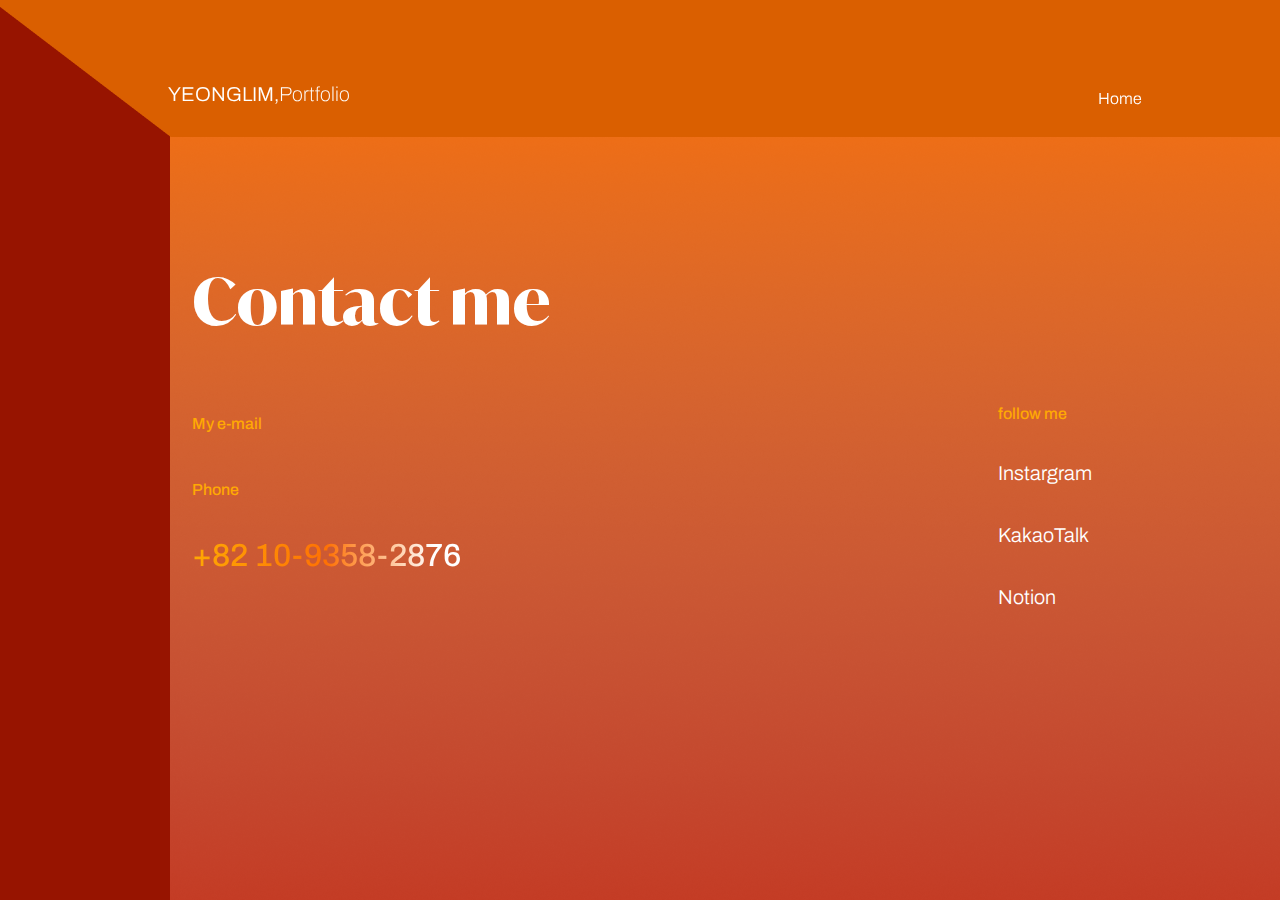
<file: contact.html>
<!DOCTYPE html>
<html lang="ko">
<head>
  <meta charset="UTF-8">
  <meta name="viewport" content="width=device-width, initial-scale=1.0">
  <title>contact</title>
<!-- font -->
  <link rel="preconnect" href="https://fonts.googleapis.com">
  <link rel="preconnect" href="https://fonts.gstatic.com" crossorigin>
  <link href="https://fonts.googleapis.com/css2?family=Archivo:ital,wght@0,100;0,200;0,300;0,400;0,500;0,600;0,700;0,800;0,900;1,100;1,200;1,300;1,400;1,500;1,600;1,700;1,800;1,900&display=swap" rel="stylesheet">
  <link rel="stylesheet" href="CSS/animate.min.css">
  <link rel="stylesheet" href="CSS/font.css">
<!-- script -->
  <script src="js/jquery-3.3.1.min.js"></script>
  <script src="js/scrolla.jquery.min.js"></script>
  <script src="js/splitting.min.js"></script>
<!-- style -->
<style>
*{margin: 0; padding: 0;}
html, body, div, span, applet, object, iframe, h1, h2, h3, h4, h5, h6, p, blockquote, pre, a, abbr, acronym, address, big, cite, code, del, dfn, em, font, img, ins, kbd, q, s, samp, small, strike, strong, sub, sup, tt, var, b, u, i, center, dl, dt, dd, ol, ul, li, fieldset, form, label, legend, table, tbody, tfoot, thead, tr, th, td {margin:0;padding:0;}
a {color: inherit; text-decoration: none;}
li {list-style: none;}
address, em , i {font-style: none;}
h1,h2,h3,h4,h5,h6 {font-size: inherit;}
a:hover {text-decoration: none; color: inherit;}

/* layout */
.wrap {width: 100%; height: 100vh; color: #fff; font-family: 'pretendard', sans-serif; background: url(./img/main/gnbbg.png) no-repeat top left; font-size: 16px; font-weight: 300; overflow: hidden;}
.en {font-family: 'Ivy Mode';}
.en2 {font-family: 'Archivo', sans-serif;}
.kr {font-family: 'cachildren modu';}
.title {font-size: 32px; font-weight: 600;}
.titleBox .titleArrow {display: inline-block; margin-right: 8px;}
.titleBox h2 {display: inline-block;color: #fe7104;}


/* header */
header {position: fixed; width: 100%; padding: 0 40px; z-index: 100;}
header.active {transform: translateY(-100%); transition: all 0.3s;}
header .innerHeader {width: 80%; margin: 0 auto; margin-top: 83px; display: flex; justify-content: space-between; }
header .innerHeader .logo {font-size: 20px;}
header .innerHeader .logo .th {font-weight: 100;}
header .innerHeader nav {font-weight: 300; line-height: 2; text-align: right; padding-right:50px ;}
header .innerHeader nav .gnb a {display:block;}
/* hover */
header .innerHeader nav .gnb li a {position: relative;}
header .innerHeader nav .gnb li a span:after {content: ''; background: url(./img/main/gnbhovericon.png) no-repeat center/cover; width: 20px; height: 20px; position: absolute; right: -28px; top: 20%; opacity: 0; }
header .innerHeader nav .gnb li:nth-child(2) a {opacity: 0;}
header .innerHeader nav .gnb li:nth-child(3) a {opacity: 0;}
header .innerHeader nav .gnb li:nth-child(4) a {opacity: 0;}
header .innerHeader nav .gnb li:nth-child(5) a {opacity: 0;}
/* hover */
header .innerHeader nav .gnb:hover li a {opacity: 1; transition: all 0.8s;}
header .innerHeader nav .gnb li:hover a {color: #ffa903; transition: all 0.3s;}
header .innerHeader nav .gnb li:hover a span::after {opacity: 1; transition: all 0.3s; animation: halfSpin 0.8s;}
/* animation */
@keyframes halfSpin {
  0% {transform: rotate(90deg);}
  100% {transform: rotate(0deg);}
}

.inner {width: 70%; margin: 0 auto; padding-top: 260px; height: 100vh; position: relative;}
.inner .top {font-size: 64px; margin-bottom: 64px; animation: fadeDwon 1s;}
@keyframes fadeDwon {
  0% {opacity: 0; transform: translateY(-100%);}
}

.inner .infoBox {display: flex; justify-content: space-between; animation: fadeDwon 1.4s;}
.inner .infoBox .subTitle {font-size: 16px; font-weight: 500;  color: #ffa903; margin-bottom: 40px;}
.inner .infoBox .subTitle span {display: inline-block; margin: 6px 30px 0; font-size: 20px; font-weight: 500; background: linear-gradient(90deg, rgba(255,169,3,1) 0%, rgba(254,113,4,1) 50%, rgba(255,255,255,1) 90%); background-clip: text; -webkit-background-clip: text; color: transparent; padding-bottom: 8px; transition: all 0.3s; opacity: 0;}
.inner .infoBox .left {width: 50%;}
.inner .infoBox .left .mail {display: inline-block; font-size: 32px; font-weight: 500; background: linear-gradient(90deg, rgba(255,169,3,1) 0%, rgba(254,113,4,1) 50%, rgba(255,255,255,1) 90%); background-clip: text; -webkit-background-clip: text; color: transparent; padding-bottom: 8px; transition: all 0.3s;}
.inner .infoBox .right {width: 10%;}
.inner .infoBox .right ul li {font-size: 20px; font-weight: 300; margin-bottom: 40px; position: relative;}
.inner .infoBox .right ul li:nth-child(1):after {content: ''; background: url(./img/main/instarQR.png)no-repeat center/cover; position: absolute; right: -120%; top: -70%; width: 180px;height: 180px; opacity: 0;}
.inner .infoBox .right ul li:nth-child(2):after {content: ''; background: url(./img/main/kakaoQR.png)no-repeat center/cover; position: absolute; right: -120%; top: -70%; width: 180px;height: 180px; opacity: 0;}

/* hover */
.inner .infoBox .subTitle:nth-child(1):hover span {opacity: 1;}
.inner .infoBox .mail:hover, footer .inner .infoBox .mail:focus {border-bottom: 1px solid #ffa903;}
.inner .infoBox .right ul li:hover a {color: #ffa903; transition: all 0.3s;}
.inner .infoBox .right ul li:nth-child(1):hover:after {opacity: 1; transition: all 0.3s;}
.inner .infoBox .right ul li:nth-child(2):hover:after {opacity: 1; transition: all 0.3s;}

/* 1200px-850px */
@media screen and (max-width:1200px) {
  .inner {width: 63%; padding-top: 220px;}
  .inner .infoBox .right {width: 13%;}
  .inner .infoBox .right ul li:nth-child(1):after {right: -148px; width: 140px; height: 140px;}
  .inner .infoBox .right ul li:nth-child(2):after {right: -148px; width: 140px; height: 140px;}
}
/* 850px-680px */
@media screen and (max-width:850px) {
  .inner {width: 46%;}
  .inner .top {font-size: 8vw;}
  .inner .infoBox {display: block;}
  .inner .infoBox .left {width: 100%; margin-bottom: 60px;}
  .inner .infoBox .right {width: 100%;}
  .inner .infoBox .subTitle {margin-bottom: 26px;}
  .inner .infoBox .right ul li {margin-bottom: 32px;}
  .inner .infoBox .right ul li:nth-child(1):after {right: 40%;}
  .inner .infoBox .right ul li:nth-child(2):after {right: 40%;}
}

/* 680px-500px */
@media screen and (max-width:680px) {
  .inner {width: 67%;}
}

/* 500px-380px */
@media screen and (max-width:500px) {
  header .innerHeader {width: 90%; margin-top: 44px;}
  header .innerHeader .logo {font-size: 5vw; margin-top: 5px;}
  header .innerHeader nav {font-size: 14px;}
  .inner .top {margin-bottom: 50px;}
  .inner .infoBox .left .mail {font-size: 21px;}
  .inner .infoBox .right ul li {font-size: 16px; }
  .inner .infoBox .right ul li:nth-child(1):after {right: 0;}
  .inner .infoBox .right ul li:nth-child(2):after {right: 0;}

}


</style>
</head>
<body>
  <div class="wrap">
    <header>
      <div class="innerHeader en2">
        <a href="./index.html" class="logo">
          <p>YEONGLIM,<span class="th">Portfolio</span></p>
        </a>
        <nav>
          <ul class="gnb">
            <li><a href="./index.html">Home<span></span></a></li>
            <li><a href="./aboutme.html">About me<span></span></a></li>
            <li><a href="./work.html">Work & Gallery<span></span></a></li>
            <li><a href="./process.html">Process<span></span></a></li>
            <li><a href="./contact.html">contact<span></span></a></li>
          </ul>
        </nav>
      </div>
    </header>
    <div class="inner en2">
      <h1 class="top en animate" data-animate="motion" data-splitting>Contact me</h1>
      <div class="infoBox">
        <div class="left">
          <p class="subTitle">My e-mail <span>dudwls3887@gmail.com</span></p>
          <p class="subTitle">Phone</p>
          <p class="mail">+82 10-9358-2876</p>
        </div>
        <div class="right">
          <p class="subTitle">follow me</p>
          <ul>
            <li><a href="https://instagram.com/_oeoqlee?igshid=YTQwZjQ0NmI0OA==">Instargram</a></li>
            <li><a href="#">KakaoTalk</a></li>
            <li><a href="https://soapy-pudding-fd3.notion.site/Study-note-7283275694b5492bb3bf325eea7d5f6c?pvs=4">Notion</a></li>
          </ul>
        </div>
    </div>
  </div>
</body>
</html>
</file>
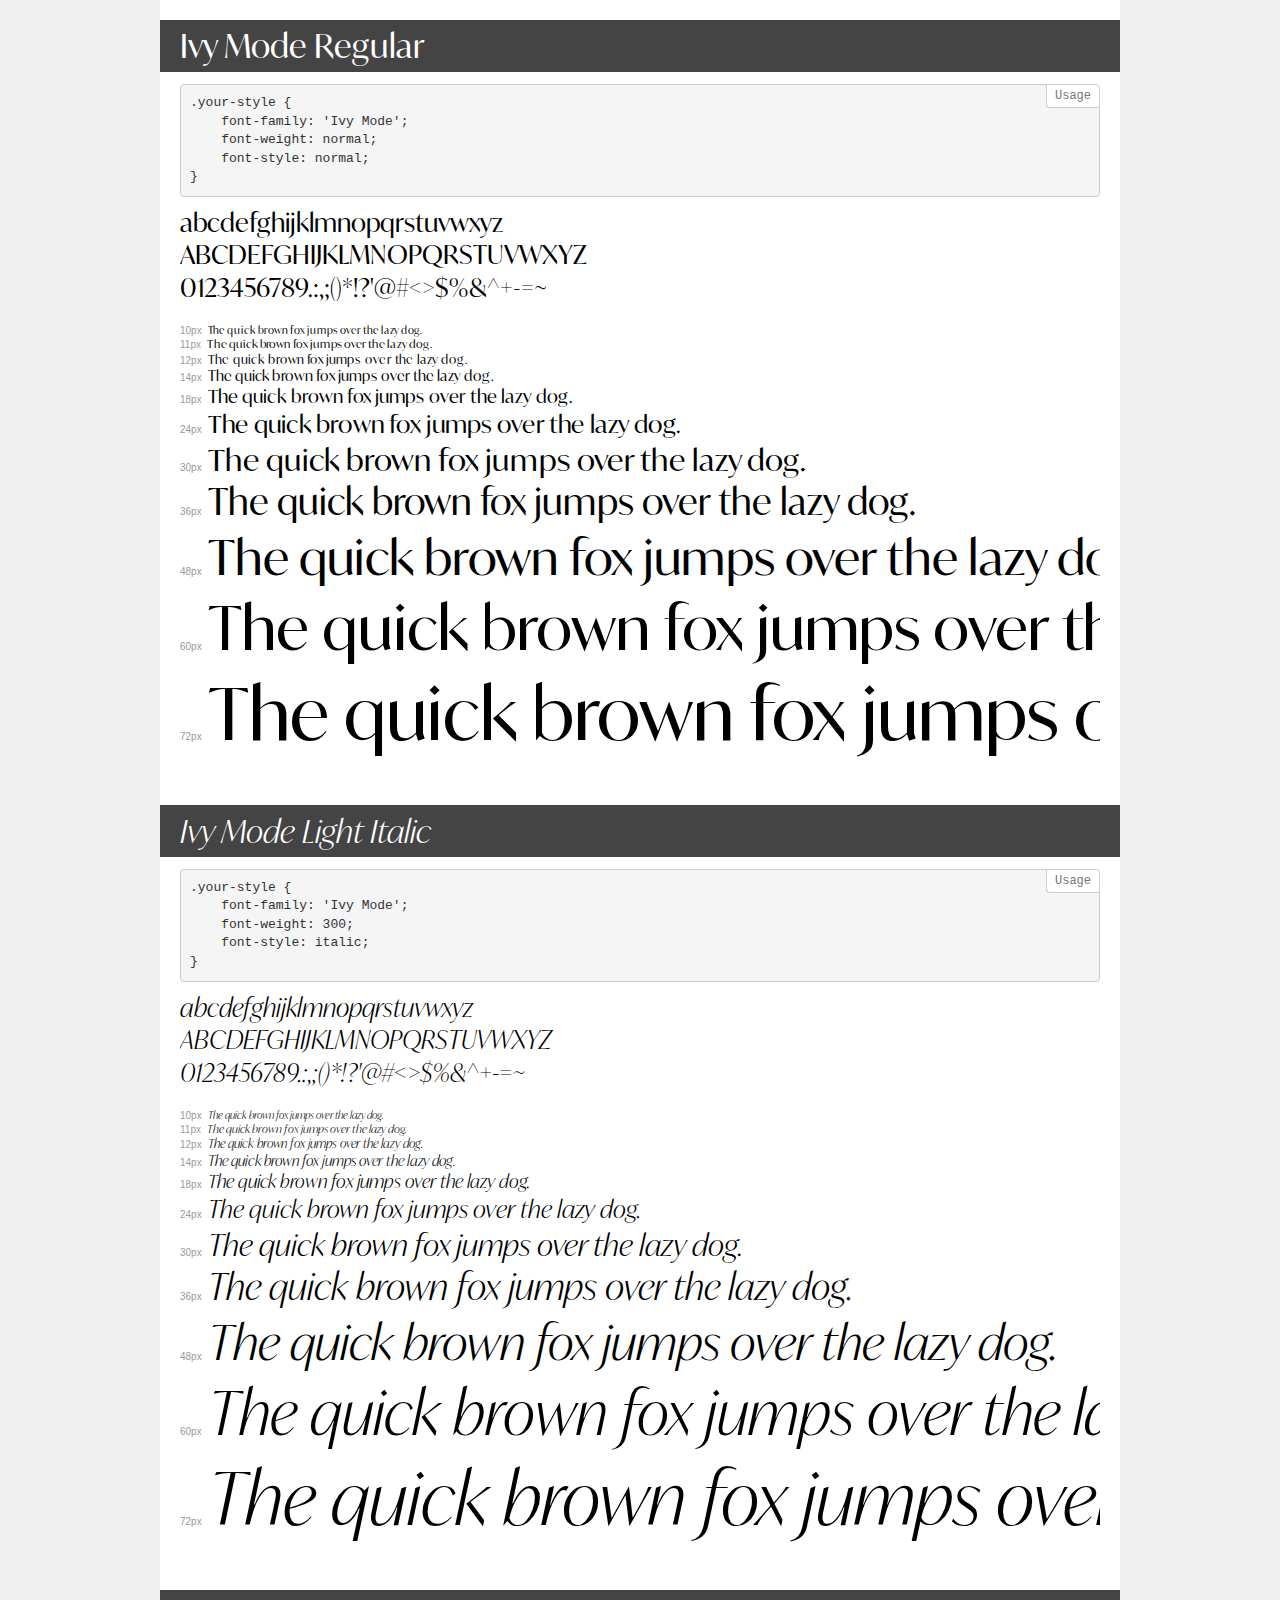
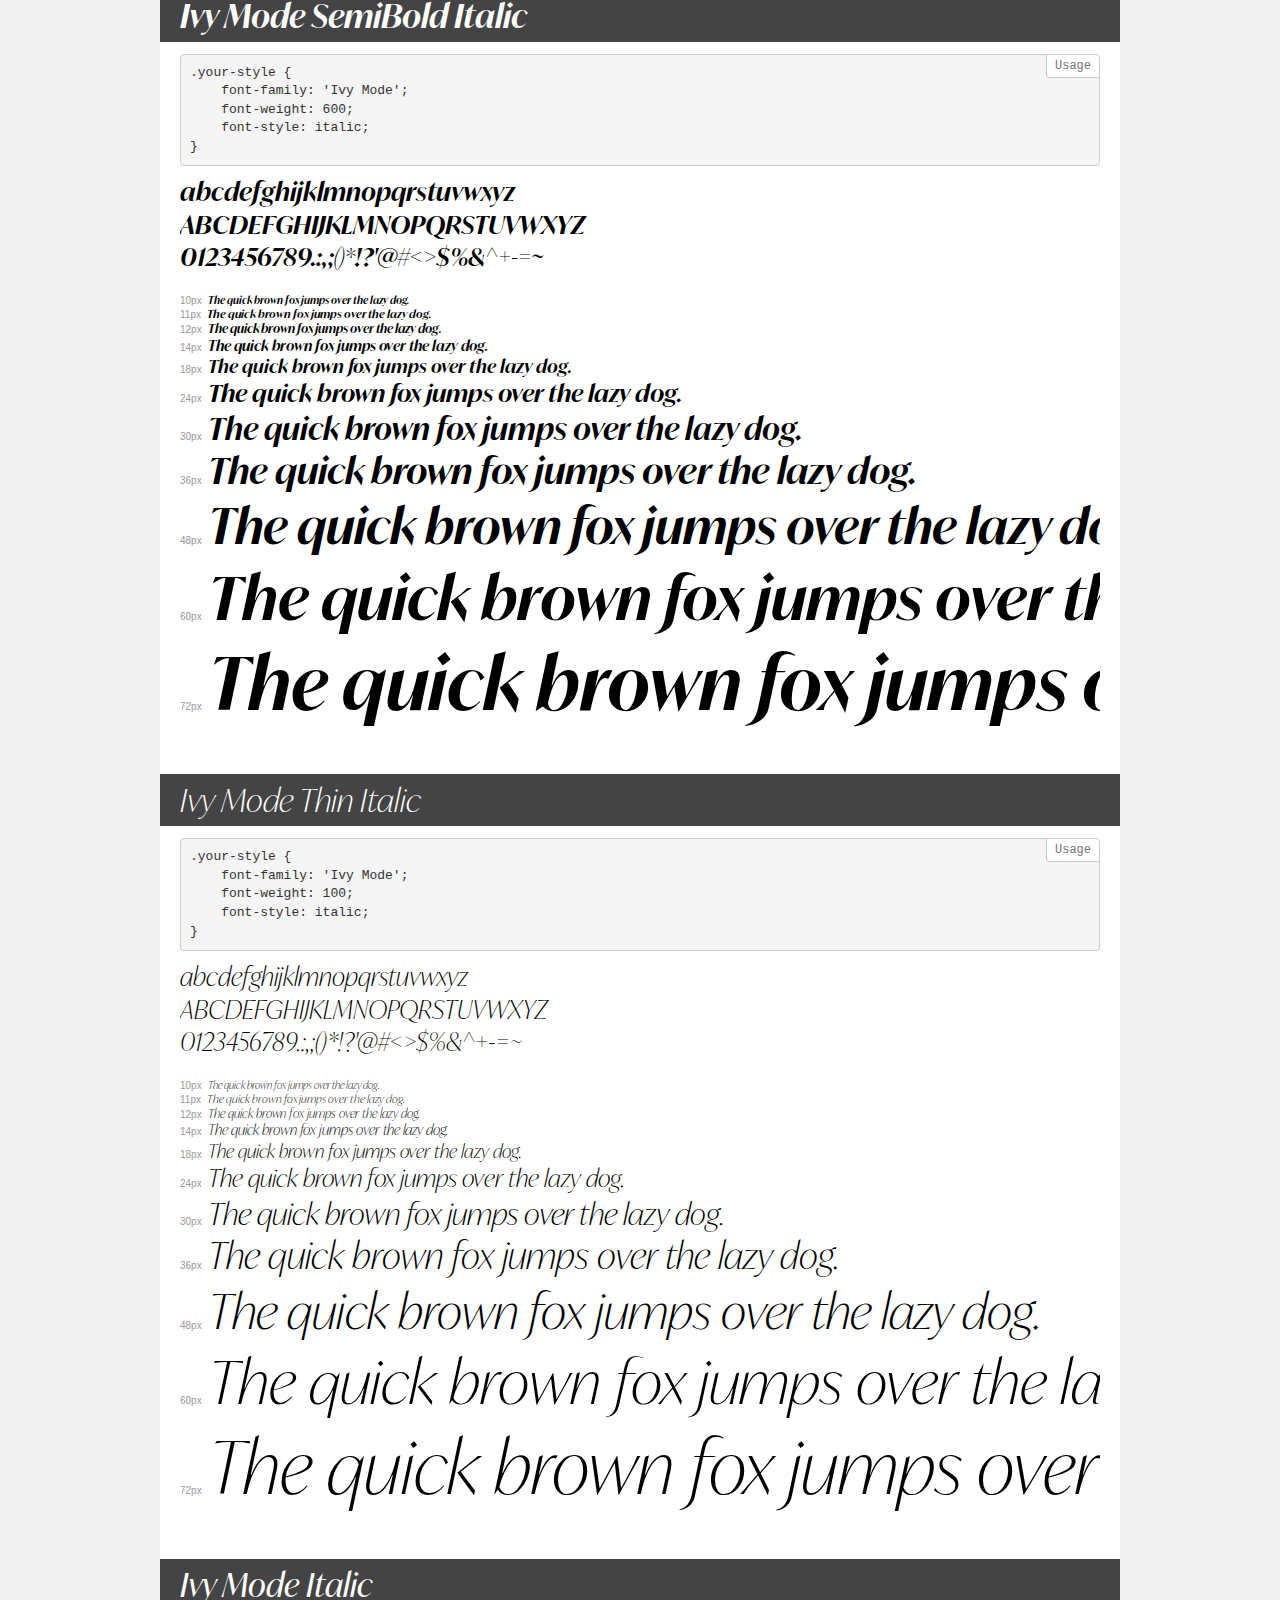
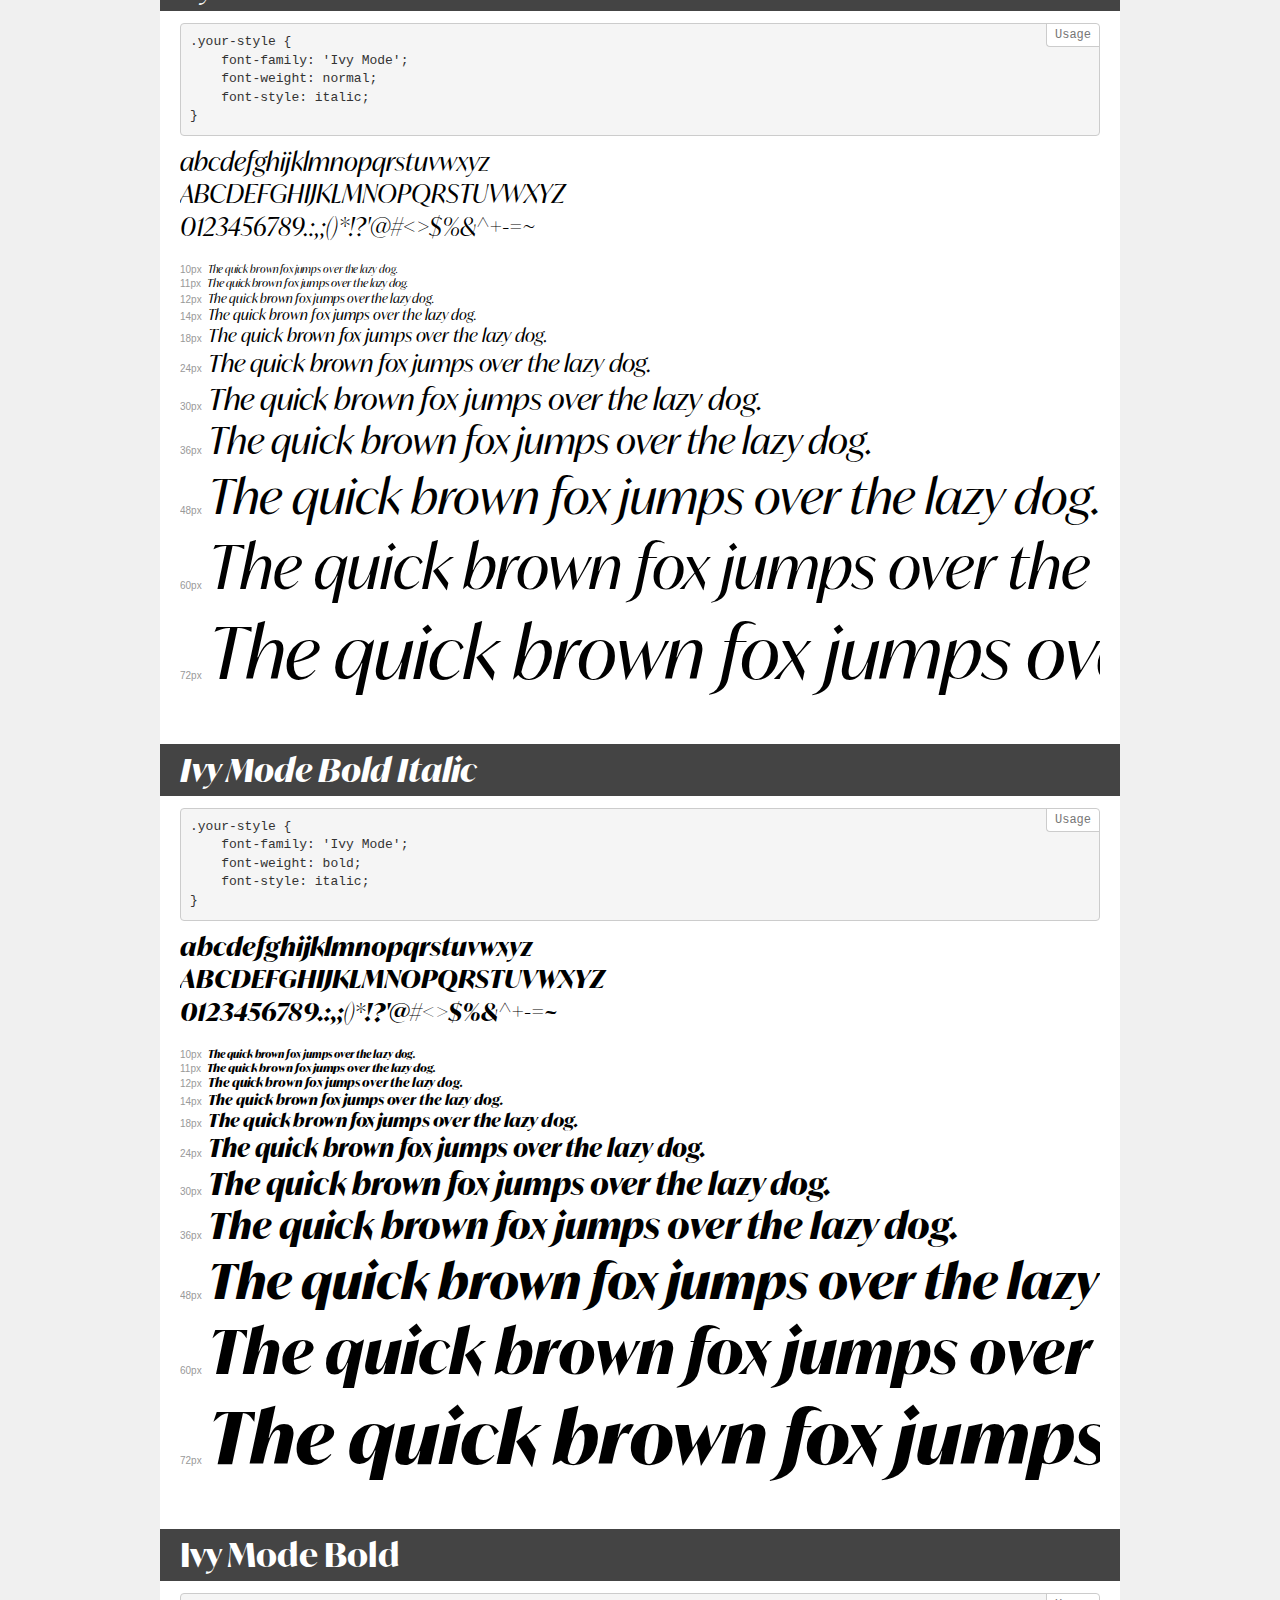
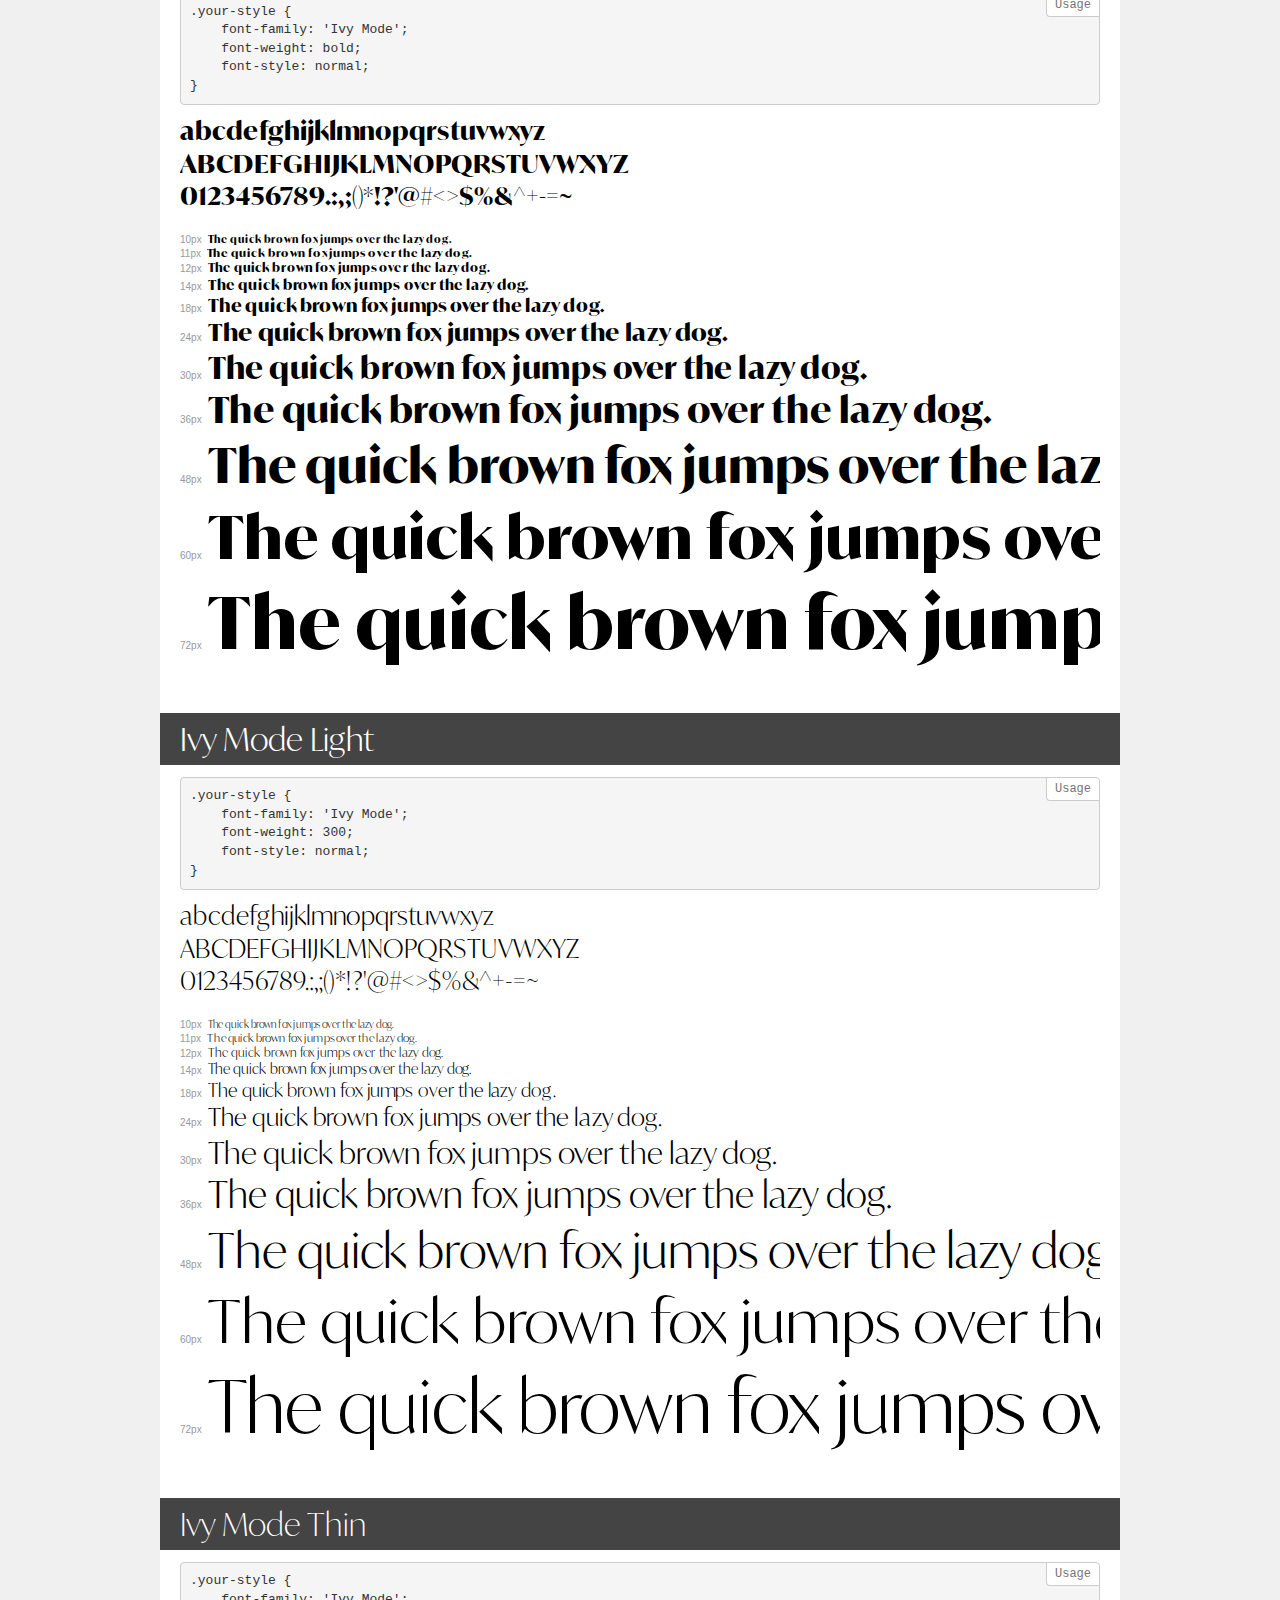
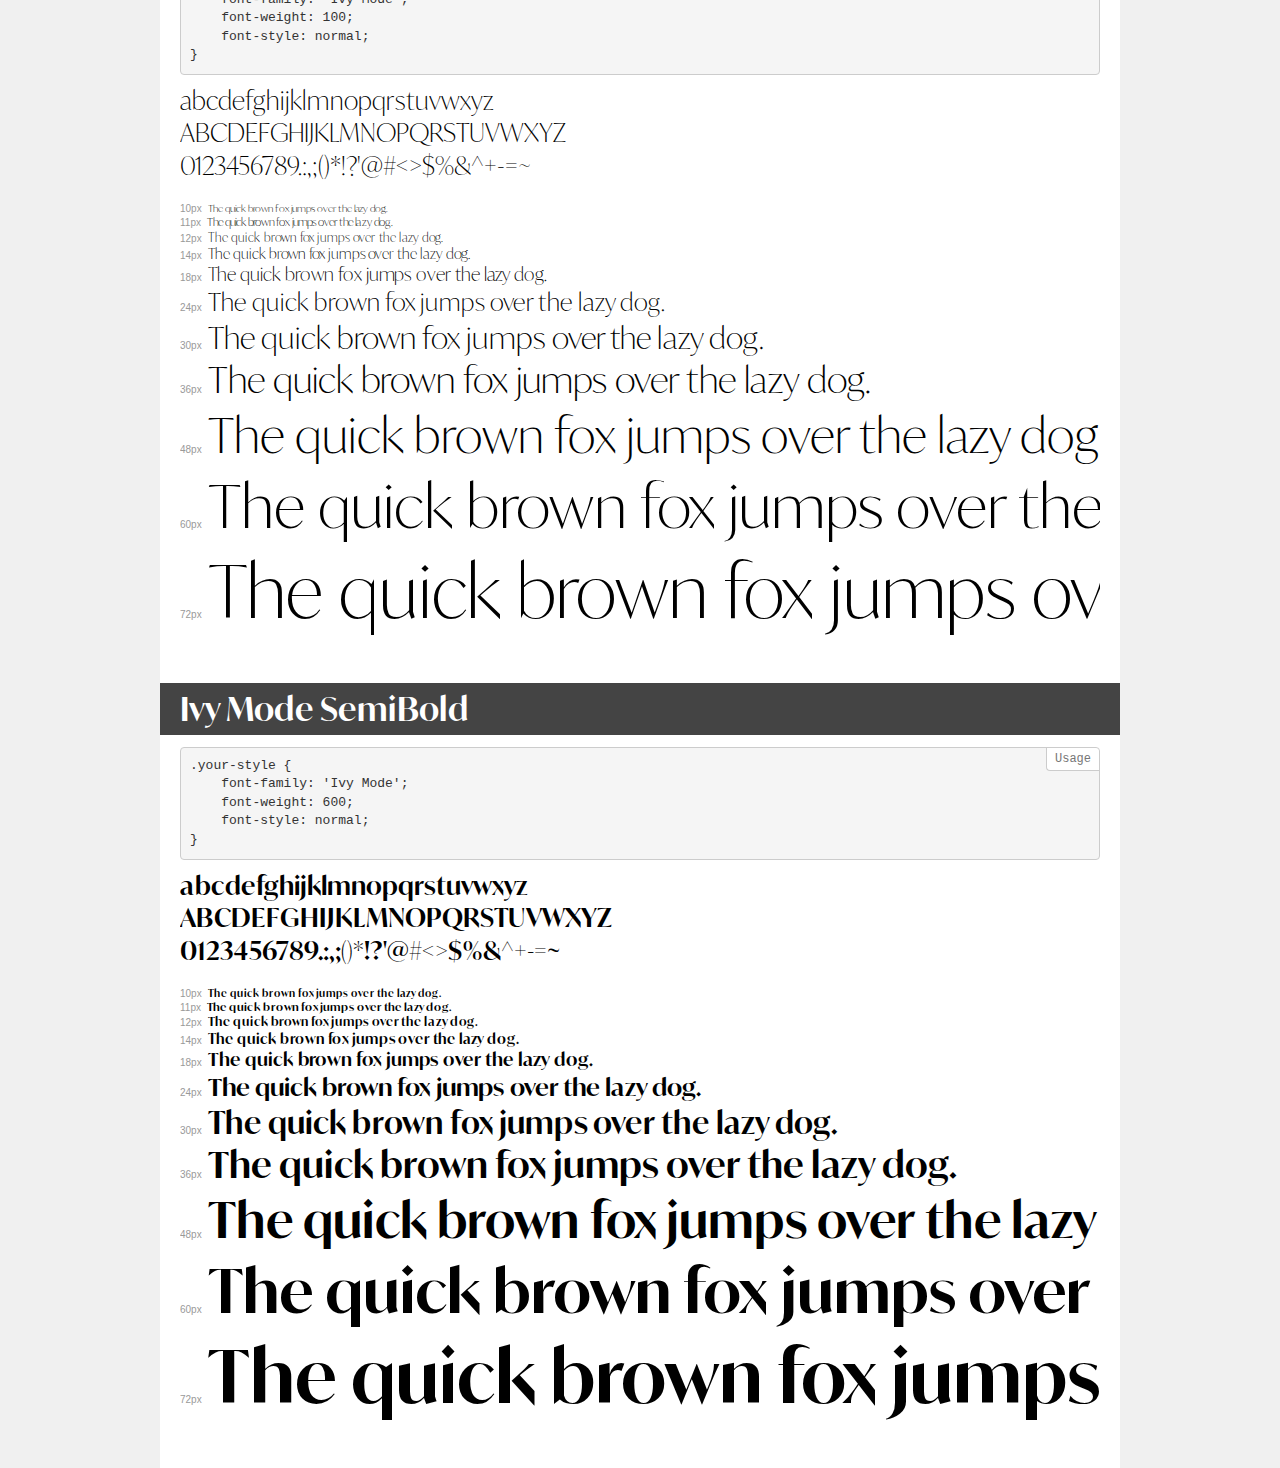
<file: font/ivymode/demo.html>
<!DOCTYPE html>
<html lang="en">
<head>
    <meta charset="utf-8">
    <meta http-equiv="X-UA-Compatible" content="IE=edge">
    <meta name="viewport" content="width=device-width, initial-scale=1">
    <meta name="robots" content="noindex, noarchive">
    <meta name="format-detection" content="telephone=no">
    <title>Transfonter demo</title>
    <link href="stylesheet.css" rel="stylesheet">
    <style>
        /*
        http://meyerweb.com/eric/tools/css/reset/
        v2.0 | 20110126
        License: none (public domain)
        */
        html, body, div, span, applet, object, iframe,
        h1, h2, h3, h4, h5, h6, p, blockquote, pre,
        a, abbr, acronym, address, big, cite, code,
        del, dfn, em, img, ins, kbd, q, s, samp,
        small, strike, strong, sub, sup, tt, var,
        b, u, i, center,
        dl, dt, dd, ol, ul, li,
        fieldset, form, label, legend,
        table, caption, tbody, tfoot, thead, tr, th, td,
        article, aside, canvas, details, embed,
        figure, figcaption, footer, header, hgroup,
        menu, nav, output, ruby, section, summary,
        time, mark, audio, video {
            margin: 0;
            padding: 0;
            border: 0;
            font-size: 100%;
            font: inherit;
            vertical-align: baseline;
        }
        /* HTML5 display-role reset for older browsers */
        article, aside, details, figcaption, figure,
        footer, header, hgroup, menu, nav, section {
            display: block;
        }
        body {
            line-height: 1;
        }
        ol, ul {
            list-style: none;
        }
        blockquote, q {
            quotes: none;
        }
        blockquote:before, blockquote:after,
        q:before, q:after {
            content: '';
            content: none;
        }
        table {
            border-collapse: collapse;
            border-spacing: 0;
        }
        /* demo styles */
        body {
            background: #f0f0f0;
            color: #000;
        }
        .page {
            background: #fff;
            width: 920px;
            margin: 0 auto;
            padding: 20px 20px 0 20px;
            overflow: hidden;
        }
        .font-container {
            overflow-x: auto;
            overflow-y: hidden;
            margin-bottom: 40px;
            line-height: 1.3;
            white-space: nowrap;
            padding-bottom: 5px;
        }
        h1 {
            position: relative;
            background: #444;
            font-size: 32px;
            color: #fff;
            padding: 10px 20px;
            margin: 0 -20px 12px -20px;
        }
        .letters {
            font-size: 25px;
            margin-bottom: 20px;
        }
        .s10:before {
            content: '10px';
        }
        .s11:before {
            content: '11px';
        }
        .s12:before {
            content: '12px';
        }
        .s14:before {
            content: '14px';
        }
        .s18:before {
            content: '18px';
        }
        .s24:before {
            content: '24px';
        }
        .s30:before {
            content: '30px';
        }
        .s36:before {
            content: '36px';
        }
        .s48:before {
            content: '48px';
        }
        .s60:before {
            content: '60px';
        }
        .s72:before {
            content: '72px';
        }
        .s10:before, .s11:before, .s12:before, .s14:before,
        .s18:before, .s24:before, .s30:before, .s36:before,
        .s48:before, .s60:before, .s72:before {
            font-family: Arial, sans-serif;
            font-size: 10px;
            font-weight: normal;
            font-style: normal;
            color: #999;
            padding-right: 6px;
        }
        pre {
            display: block;
            position: relative;
            padding: 9px;
            margin: 0 0 10px;
            font-family: Monaco, Menlo, Consolas, "Courier New", monospace;
            font-size: 13px;
            line-height: 1.428571429;
            color: #333;
            font-weight: normal;
            font-style: normal;
            background-color: #f5f5f5;
            border: 1px solid #ccc;
            overflow-x: auto;
            border-radius: 4px;
        }
        pre:after {
            display: block;
            position: absolute;
            right: 0;
            top: 0;
            content: 'Usage';
            line-height: 1;
            padding: 5px 8px;
            font-size: 12px;
            color: #767676;
            background-color: #fff;
            border: 1px solid #ccc;
            border-right: none;
            border-top: none;
            border-radius: 0 4px 0 4px;
            z-index: 10;
        }
        /* responsive */
        @media (max-width: 959px) {
            .page {
                width: auto;
                margin: 0;
            }
        }
    </style>
</head>
<body>
<div class="page">
    <div class="demo">
        <h1 style="font-family: 'Ivy Mode'; font-weight: normal; font-style: normal;">Ivy Mode Regular</h1>
        <pre>.your-style {
    font-family: 'Ivy Mode';
    font-weight: normal;
    font-style: normal;
}</pre>
        <div class="font-container" style="font-family: 'Ivy Mode'; font-weight: normal; font-style: normal;">
            <p class="letters">
                abcdefghijklmnopqrstuvwxyz<br>
ABCDEFGHIJKLMNOPQRSTUVWXYZ<br>
                0123456789.:,;()*!?'@#<>$%&^+-=~
            </p>
            <p class="s10" style="font-size: 10px;">The quick brown fox jumps over the lazy dog.</p>
            <p class="s11" style="font-size: 11px;">The quick brown fox jumps over the lazy dog.</p>
            <p class="s12" style="font-size: 12px;">The quick brown fox jumps over the lazy dog.</p>
            <p class="s14" style="font-size: 14px;">The quick brown fox jumps over the lazy dog.</p>
            <p class="s18" style="font-size: 18px;">The quick brown fox jumps over the lazy dog.</p>
            <p class="s24" style="font-size: 24px;">The quick brown fox jumps over the lazy dog.</p>
            <p class="s30" style="font-size: 30px;">The quick brown fox jumps over the lazy dog.</p>
            <p class="s36" style="font-size: 36px;">The quick brown fox jumps over the lazy dog.</p>
            <p class="s48" style="font-size: 48px;">The quick brown fox jumps over the lazy dog.</p>
            <p class="s60" style="font-size: 60px;">The quick brown fox jumps over the lazy dog.</p>
            <p class="s72" style="font-size: 72px;">The quick brown fox jumps over the lazy dog.</p>
        </div>
    </div>
    <div class="demo">
        <h1 style="font-family: 'Ivy Mode'; font-weight: 300; font-style: italic;">Ivy Mode Light Italic</h1>
        <pre>.your-style {
    font-family: 'Ivy Mode';
    font-weight: 300;
    font-style: italic;
}</pre>
        <div class="font-container" style="font-family: 'Ivy Mode'; font-weight: 300; font-style: italic;">
            <p class="letters">
                abcdefghijklmnopqrstuvwxyz<br>
ABCDEFGHIJKLMNOPQRSTUVWXYZ<br>
                0123456789.:,;()*!?'@#<>$%&^+-=~
            </p>
            <p class="s10" style="font-size: 10px;">The quick brown fox jumps over the lazy dog.</p>
            <p class="s11" style="font-size: 11px;">The quick brown fox jumps over the lazy dog.</p>
            <p class="s12" style="font-size: 12px;">The quick brown fox jumps over the lazy dog.</p>
            <p class="s14" style="font-size: 14px;">The quick brown fox jumps over the lazy dog.</p>
            <p class="s18" style="font-size: 18px;">The quick brown fox jumps over the lazy dog.</p>
            <p class="s24" style="font-size: 24px;">The quick brown fox jumps over the lazy dog.</p>
            <p class="s30" style="font-size: 30px;">The quick brown fox jumps over the lazy dog.</p>
            <p class="s36" style="font-size: 36px;">The quick brown fox jumps over the lazy dog.</p>
            <p class="s48" style="font-size: 48px;">The quick brown fox jumps over the lazy dog.</p>
            <p class="s60" style="font-size: 60px;">The quick brown fox jumps over the lazy dog.</p>
            <p class="s72" style="font-size: 72px;">The quick brown fox jumps over the lazy dog.</p>
        </div>
    </div>
    <div class="demo">
        <h1 style="font-family: 'Ivy Mode'; font-weight: 600; font-style: italic;">Ivy Mode SemiBold Italic</h1>
        <pre>.your-style {
    font-family: 'Ivy Mode';
    font-weight: 600;
    font-style: italic;
}</pre>
        <div class="font-container" style="font-family: 'Ivy Mode'; font-weight: 600; font-style: italic;">
            <p class="letters">
                abcdefghijklmnopqrstuvwxyz<br>
ABCDEFGHIJKLMNOPQRSTUVWXYZ<br>
                0123456789.:,;()*!?'@#<>$%&^+-=~
            </p>
            <p class="s10" style="font-size: 10px;">The quick brown fox jumps over the lazy dog.</p>
            <p class="s11" style="font-size: 11px;">The quick brown fox jumps over the lazy dog.</p>
            <p class="s12" style="font-size: 12px;">The quick brown fox jumps over the lazy dog.</p>
            <p class="s14" style="font-size: 14px;">The quick brown fox jumps over the lazy dog.</p>
            <p class="s18" style="font-size: 18px;">The quick brown fox jumps over the lazy dog.</p>
            <p class="s24" style="font-size: 24px;">The quick brown fox jumps over the lazy dog.</p>
            <p class="s30" style="font-size: 30px;">The quick brown fox jumps over the lazy dog.</p>
            <p class="s36" style="font-size: 36px;">The quick brown fox jumps over the lazy dog.</p>
            <p class="s48" style="font-size: 48px;">The quick brown fox jumps over the lazy dog.</p>
            <p class="s60" style="font-size: 60px;">The quick brown fox jumps over the lazy dog.</p>
            <p class="s72" style="font-size: 72px;">The quick brown fox jumps over the lazy dog.</p>
        </div>
    </div>
    <div class="demo">
        <h1 style="font-family: 'Ivy Mode'; font-weight: 100; font-style: italic;">Ivy Mode Thin Italic</h1>
        <pre>.your-style {
    font-family: 'Ivy Mode';
    font-weight: 100;
    font-style: italic;
}</pre>
        <div class="font-container" style="font-family: 'Ivy Mode'; font-weight: 100; font-style: italic;">
            <p class="letters">
                abcdefghijklmnopqrstuvwxyz<br>
ABCDEFGHIJKLMNOPQRSTUVWXYZ<br>
                0123456789.:,;()*!?'@#<>$%&^+-=~
            </p>
            <p class="s10" style="font-size: 10px;">The quick brown fox jumps over the lazy dog.</p>
            <p class="s11" style="font-size: 11px;">The quick brown fox jumps over the lazy dog.</p>
            <p class="s12" style="font-size: 12px;">The quick brown fox jumps over the lazy dog.</p>
            <p class="s14" style="font-size: 14px;">The quick brown fox jumps over the lazy dog.</p>
            <p class="s18" style="font-size: 18px;">The quick brown fox jumps over the lazy dog.</p>
            <p class="s24" style="font-size: 24px;">The quick brown fox jumps over the lazy dog.</p>
            <p class="s30" style="font-size: 30px;">The quick brown fox jumps over the lazy dog.</p>
            <p class="s36" style="font-size: 36px;">The quick brown fox jumps over the lazy dog.</p>
            <p class="s48" style="font-size: 48px;">The quick brown fox jumps over the lazy dog.</p>
            <p class="s60" style="font-size: 60px;">The quick brown fox jumps over the lazy dog.</p>
            <p class="s72" style="font-size: 72px;">The quick brown fox jumps over the lazy dog.</p>
        </div>
    </div>
    <div class="demo">
        <h1 style="font-family: 'Ivy Mode'; font-weight: normal; font-style: italic;">Ivy Mode Italic</h1>
        <pre>.your-style {
    font-family: 'Ivy Mode';
    font-weight: normal;
    font-style: italic;
}</pre>
        <div class="font-container" style="font-family: 'Ivy Mode'; font-weight: normal; font-style: italic;">
            <p class="letters">
                abcdefghijklmnopqrstuvwxyz<br>
ABCDEFGHIJKLMNOPQRSTUVWXYZ<br>
                0123456789.:,;()*!?'@#<>$%&^+-=~
            </p>
            <p class="s10" style="font-size: 10px;">The quick brown fox jumps over the lazy dog.</p>
            <p class="s11" style="font-size: 11px;">The quick brown fox jumps over the lazy dog.</p>
            <p class="s12" style="font-size: 12px;">The quick brown fox jumps over the lazy dog.</p>
            <p class="s14" style="font-size: 14px;">The quick brown fox jumps over the lazy dog.</p>
            <p class="s18" style="font-size: 18px;">The quick brown fox jumps over the lazy dog.</p>
            <p class="s24" style="font-size: 24px;">The quick brown fox jumps over the lazy dog.</p>
            <p class="s30" style="font-size: 30px;">The quick brown fox jumps over the lazy dog.</p>
            <p class="s36" style="font-size: 36px;">The quick brown fox jumps over the lazy dog.</p>
            <p class="s48" style="font-size: 48px;">The quick brown fox jumps over the lazy dog.</p>
            <p class="s60" style="font-size: 60px;">The quick brown fox jumps over the lazy dog.</p>
            <p class="s72" style="font-size: 72px;">The quick brown fox jumps over the lazy dog.</p>
        </div>
    </div>
    <div class="demo">
        <h1 style="font-family: 'Ivy Mode'; font-weight: bold; font-style: italic;">Ivy Mode Bold Italic</h1>
        <pre>.your-style {
    font-family: 'Ivy Mode';
    font-weight: bold;
    font-style: italic;
}</pre>
        <div class="font-container" style="font-family: 'Ivy Mode'; font-weight: bold; font-style: italic;">
            <p class="letters">
                abcdefghijklmnopqrstuvwxyz<br>
ABCDEFGHIJKLMNOPQRSTUVWXYZ<br>
                0123456789.:,;()*!?'@#<>$%&^+-=~
            </p>
            <p class="s10" style="font-size: 10px;">The quick brown fox jumps over the lazy dog.</p>
            <p class="s11" style="font-size: 11px;">The quick brown fox jumps over the lazy dog.</p>
            <p class="s12" style="font-size: 12px;">The quick brown fox jumps over the lazy dog.</p>
            <p class="s14" style="font-size: 14px;">The quick brown fox jumps over the lazy dog.</p>
            <p class="s18" style="font-size: 18px;">The quick brown fox jumps over the lazy dog.</p>
            <p class="s24" style="font-size: 24px;">The quick brown fox jumps over the lazy dog.</p>
            <p class="s30" style="font-size: 30px;">The quick brown fox jumps over the lazy dog.</p>
            <p class="s36" style="font-size: 36px;">The quick brown fox jumps over the lazy dog.</p>
            <p class="s48" style="font-size: 48px;">The quick brown fox jumps over the lazy dog.</p>
            <p class="s60" style="font-size: 60px;">The quick brown fox jumps over the lazy dog.</p>
            <p class="s72" style="font-size: 72px;">The quick brown fox jumps over the lazy dog.</p>
        </div>
    </div>
    <div class="demo">
        <h1 style="font-family: 'Ivy Mode'; font-weight: bold; font-style: normal;">Ivy Mode Bold</h1>
        <pre>.your-style {
    font-family: 'Ivy Mode';
    font-weight: bold;
    font-style: normal;
}</pre>
        <div class="font-container" style="font-family: 'Ivy Mode'; font-weight: bold; font-style: normal;">
            <p class="letters">
                abcdefghijklmnopqrstuvwxyz<br>
ABCDEFGHIJKLMNOPQRSTUVWXYZ<br>
                0123456789.:,;()*!?'@#<>$%&^+-=~
            </p>
            <p class="s10" style="font-size: 10px;">The quick brown fox jumps over the lazy dog.</p>
            <p class="s11" style="font-size: 11px;">The quick brown fox jumps over the lazy dog.</p>
            <p class="s12" style="font-size: 12px;">The quick brown fox jumps over the lazy dog.</p>
            <p class="s14" style="font-size: 14px;">The quick brown fox jumps over the lazy dog.</p>
            <p class="s18" style="font-size: 18px;">The quick brown fox jumps over the lazy dog.</p>
            <p class="s24" style="font-size: 24px;">The quick brown fox jumps over the lazy dog.</p>
            <p class="s30" style="font-size: 30px;">The quick brown fox jumps over the lazy dog.</p>
            <p class="s36" style="font-size: 36px;">The quick brown fox jumps over the lazy dog.</p>
            <p class="s48" style="font-size: 48px;">The quick brown fox jumps over the lazy dog.</p>
            <p class="s60" style="font-size: 60px;">The quick brown fox jumps over the lazy dog.</p>
            <p class="s72" style="font-size: 72px;">The quick brown fox jumps over the lazy dog.</p>
        </div>
    </div>
    <div class="demo">
        <h1 style="font-family: 'Ivy Mode'; font-weight: 300; font-style: normal;">Ivy Mode Light</h1>
        <pre>.your-style {
    font-family: 'Ivy Mode';
    font-weight: 300;
    font-style: normal;
}</pre>
        <div class="font-container" style="font-family: 'Ivy Mode'; font-weight: 300; font-style: normal;">
            <p class="letters">
                abcdefghijklmnopqrstuvwxyz<br>
ABCDEFGHIJKLMNOPQRSTUVWXYZ<br>
                0123456789.:,;()*!?'@#<>$%&^+-=~
            </p>
            <p class="s10" style="font-size: 10px;">The quick brown fox jumps over the lazy dog.</p>
            <p class="s11" style="font-size: 11px;">The quick brown fox jumps over the lazy dog.</p>
            <p class="s12" style="font-size: 12px;">The quick brown fox jumps over the lazy dog.</p>
            <p class="s14" style="font-size: 14px;">The quick brown fox jumps over the lazy dog.</p>
            <p class="s18" style="font-size: 18px;">The quick brown fox jumps over the lazy dog.</p>
            <p class="s24" style="font-size: 24px;">The quick brown fox jumps over the lazy dog.</p>
            <p class="s30" style="font-size: 30px;">The quick brown fox jumps over the lazy dog.</p>
            <p class="s36" style="font-size: 36px;">The quick brown fox jumps over the lazy dog.</p>
            <p class="s48" style="font-size: 48px;">The quick brown fox jumps over the lazy dog.</p>
            <p class="s60" style="font-size: 60px;">The quick brown fox jumps over the lazy dog.</p>
            <p class="s72" style="font-size: 72px;">The quick brown fox jumps over the lazy dog.</p>
        </div>
    </div>
    <div class="demo">
        <h1 style="font-family: 'Ivy Mode'; font-weight: 100; font-style: normal;">Ivy Mode Thin</h1>
        <pre>.your-style {
    font-family: 'Ivy Mode';
    font-weight: 100;
    font-style: normal;
}</pre>
        <div class="font-container" style="font-family: 'Ivy Mode'; font-weight: 100; font-style: normal;">
            <p class="letters">
                abcdefghijklmnopqrstuvwxyz<br>
ABCDEFGHIJKLMNOPQRSTUVWXYZ<br>
                0123456789.:,;()*!?'@#<>$%&^+-=~
            </p>
            <p class="s10" style="font-size: 10px;">The quick brown fox jumps over the lazy dog.</p>
            <p class="s11" style="font-size: 11px;">The quick brown fox jumps over the lazy dog.</p>
            <p class="s12" style="font-size: 12px;">The quick brown fox jumps over the lazy dog.</p>
            <p class="s14" style="font-size: 14px;">The quick brown fox jumps over the lazy dog.</p>
            <p class="s18" style="font-size: 18px;">The quick brown fox jumps over the lazy dog.</p>
            <p class="s24" style="font-size: 24px;">The quick brown fox jumps over the lazy dog.</p>
            <p class="s30" style="font-size: 30px;">The quick brown fox jumps over the lazy dog.</p>
            <p class="s36" style="font-size: 36px;">The quick brown fox jumps over the lazy dog.</p>
            <p class="s48" style="font-size: 48px;">The quick brown fox jumps over the lazy dog.</p>
            <p class="s60" style="font-size: 60px;">The quick brown fox jumps over the lazy dog.</p>
            <p class="s72" style="font-size: 72px;">The quick brown fox jumps over the lazy dog.</p>
        </div>
    </div>
    <div class="demo">
        <h1 style="font-family: 'Ivy Mode'; font-weight: 600; font-style: normal;">Ivy Mode SemiBold</h1>
        <pre>.your-style {
    font-family: 'Ivy Mode';
    font-weight: 600;
    font-style: normal;
}</pre>
        <div class="font-container" style="font-family: 'Ivy Mode'; font-weight: 600; font-style: normal;">
            <p class="letters">
                abcdefghijklmnopqrstuvwxyz<br>
ABCDEFGHIJKLMNOPQRSTUVWXYZ<br>
                0123456789.:,;()*!?'@#<>$%&^+-=~
            </p>
            <p class="s10" style="font-size: 10px;">The quick brown fox jumps over the lazy dog.</p>
            <p class="s11" style="font-size: 11px;">The quick brown fox jumps over the lazy dog.</p>
            <p class="s12" style="font-size: 12px;">The quick brown fox jumps over the lazy dog.</p>
            <p class="s14" style="font-size: 14px;">The quick brown fox jumps over the lazy dog.</p>
            <p class="s18" style="font-size: 18px;">The quick brown fox jumps over the lazy dog.</p>
            <p class="s24" style="font-size: 24px;">The quick brown fox jumps over the lazy dog.</p>
            <p class="s30" style="font-size: 30px;">The quick brown fox jumps over the lazy dog.</p>
            <p class="s36" style="font-size: 36px;">The quick brown fox jumps over the lazy dog.</p>
            <p class="s48" style="font-size: 48px;">The quick brown fox jumps over the lazy dog.</p>
            <p class="s60" style="font-size: 60px;">The quick brown fox jumps over the lazy dog.</p>
            <p class="s72" style="font-size: 72px;">The quick brown fox jumps over the lazy dog.</p>
        </div>
    </div>
</div>
</body>
</html>
</file>
<file: CSS/font.css>
@charset "utf-8";

/* font */
@font-face {
  font-family: 'cachildren modu';
  src:url(../font/cachildren/cachildren-modu.ttf) format('truetype');
}


@font-face {
  font-family: 'Ivy Mode';
  src:url(../font/ivymode/IvyMode-Regular.woff2) format('woff2'),
      url(../font/ivymode/IvyMode-Regular.woff) format('woff'),
      url(../font/ivymode/IvyMode-Regular.ttf) format('truetype');
  font-weight: normal;
  font-style: normal;
}

@font-face {
  font-family: 'Ivy Mode';
  src:url(../font/ivymode/IvyMode-LightItalic.woff2) format('woff2'),
      url(../font/ivymode/IvyMode-LightItalic.woff) format('woff'),
      url(../font/ivymode/IvyMode-LightItalic.ttf) format('truetype');
  font-weight: 300;
  font-style: italic;
}

@font-face {
  font-family: 'Ivy Mode';
  src:url(../font/ivymode/IvyMode-SemiBoldItalic.woff2) format('woff2'),
      url(../font/ivymode/IvyMode-SemiBoldItalic.woff) format('woff'),
      url(../font/ivymode/IvyMode-SemiBoldItalic.ttf) format('truetype');
  font-weight: 600;
  font-style: italic;
}

@font-face {
  font-family: 'Ivy Mode';
  src:url(../font/ivymode/IvyMode-ThinItalic.woff2) format('woff2'),
      url(../font/ivymode/IvyMode-ThinItalic.woff) format('woff'),
      url(../font/ivymode/IvyMode-ThinItalic.ttf) format('truetype');
  font-weight: 100;
  font-style: italic;
}

@font-face {
  font-family: 'Ivy Mode';
  src:url(../font/ivymode/IvyMode-Italic.woff2) format('woff2'),
      url(../font/ivymode/IvyMode-Italic.woff) format('woff'),
      url(../font/ivymode/IvyMode-Italic.ttf) format('truetype');
  font-weight: normal;
  font-style: italic;
}

@font-face {
  font-family: 'Ivy Mode';
  src:url(../font/ivymode/IvyMode-BoldItalic.woff2) format('woff2'),
      url(../font/ivymode/IvyMode-BoldItalic.woff) format('woff'),
      url(../font/ivymode/IvyMode-BoldItalic.ttf) format('truetype');
  font-weight: bold;
  font-style: italic;
}

@font-face {
  font-family: 'Ivy Mode';
  src:url(../font/ivymode/IvyMode-Bold.woff2) format('woff2'),
      url(../font/ivymode/IvyMode-Bold.woff) format('woff'),
      url(../font/ivymode/IvyMode-Bold.ttf) format('truetype');
  font-weight: bold;
  font-style: normal;
}

@font-face {
  font-family: 'Ivy Mode';
  src:url(../font/ivymode/IvyMode-Light.woff2) format('woff2'),
      url(../font/ivymode/IvyMode-Light.woff) format('woff'),
      url(../font/ivymode/IvyMode-Light.ttf) format('truetype');
  font-weight: 300;
  font-style: normal;
}

@font-face {
  font-family: 'Ivy Mode';
  src:url(../font/ivymode/IvyMode-Thin.woff2) format('woff2'),
      url(../font/ivymode/IvyMode-Thin.woff) format('woff'),
      url(../font/ivymode/IvyMode-Thin.ttf) format('truetype');
  font-weight: 100;
  font-style: normal;
}

@font-face {
  font-family: 'Ivy Mode';
  src:url(../font/ivymode/IvyMode-SemiBold.woff2) format('woff2'),
      url(../font/ivymode/IvyMode-SemiBold.woff) format('woff'),
      url(../font/ivymode/IvyMode-SemiBold.ttf) format('truetype');
  font-weight: 600;
  font-style: normal;
}


/* pertendard */

@font-face {
  font-family: 'Pretendard';
  font-weight: 100;
  font-style: normal;
  src: url('https://cdn.jsdelivr.net/gh/webfontworld/pretendard/Pretendard-Thin.eot');
  src: url('https://cdn.jsdelivr.net/gh/webfontworld/pretendard/Pretendard-Thin.eot?#iefix') format('embedded-opentype'),
      url('https://cdn.jsdelivr.net/gh/webfontworld/pretendard/Pretendard-Thin.woff2') format('woff2'),
      url('https://cdn.jsdelivr.net/gh/webfontworld/pretendard/Pretendard-Thin.woff') format('woff'),
      url('https://cdn.jsdelivr.net/gh/webfontworld/pretendard/Pretendard-Thin.ttf') format("truetype");
  font-display: swap;
}
@font-face {
  font-family: 'Pretendard';
  font-weight: 200;
  font-style: normal;
  src: url('https://cdn.jsdelivr.net/gh/webfontworld/pretendard/Pretendard-ExtraLight.eot');
  src: url('https://cdn.jsdelivr.net/gh/webfontworld/pretendard/Pretendard-ExtraLight.eot?#iefix') format('embedded-opentype'),
      url('https://cdn.jsdelivr.net/gh/webfontworld/pretendard/Pretendard-ExtraLight.woff2') format('woff2'),
      url('https://cdn.jsdelivr.net/gh/webfontworld/pretendard/Pretendard-ExtraLight.woff') format('woff'),
      url('https://cdn.jsdelivr.net/gh/webfontworld/pretendard/Pretendard-ExtraLight.ttf') format("truetype");
  font-display: swap;
}
@font-face {
  font-family: 'Pretendard';
  font-weight: 300;
  font-style: normal;
  src: url('https://cdn.jsdelivr.net/gh/webfontworld/pretendard/Pretendard-Light.eot');
  src: url('https://cdn.jsdelivr.net/gh/webfontworld/pretendard/Pretendard-Light.eot?#iefix') format('embedded-opentype'),
      url('https://cdn.jsdelivr.net/gh/webfontworld/pretendard/Pretendard-Light.woff2') format('woff2'),
      url('https://cdn.jsdelivr.net/gh/webfontworld/pretendard/Pretendard-Light.woff') format('woff'),
      url('https://cdn.jsdelivr.net/gh/webfontworld/pretendard/Pretendard-Light.ttf') format("truetype");
  font-display: swap;
}
@font-face {
  font-family: 'Pretendard';
  font-weight: 400;
  font-style: normal;
  src: url('https://cdn.jsdelivr.net/gh/webfontworld/pretendard/Pretendard-Regular.eot');
  src: url('https://cdn.jsdelivr.net/gh/webfontworld/pretendard/Pretendard-Regular.eot?#iefix') format('embedded-opentype'),
      url('https://cdn.jsdelivr.net/gh/webfontworld/pretendard/Pretendard-Regular.woff2') format('woff2'),
      url('https://cdn.jsdelivr.net/gh/webfontworld/pretendard/Pretendard-Regular.woff') format('woff'),
      url('https://cdn.jsdelivr.net/gh/webfontworld/pretendard/Pretendard-Regular.ttf') format("truetype");
  font-display: swap;
}
@font-face {
  font-family: 'Pretendard';
  font-weight: 500;
  font-style: normal;
  src: url('https://cdn.jsdelivr.net/gh/webfontworld/pretendard/Pretendard-Medium.eot');
  src: url('https://cdn.jsdelivr.net/gh/webfontworld/pretendard/Pretendard-Medium.eot?#iefix') format('embedded-opentype'),
      url('https://cdn.jsdelivr.net/gh/webfontworld/pretendard/Pretendard-Medium.woff2') format('woff2'),
      url('https://cdn.jsdelivr.net/gh/webfontworld/pretendard/Pretendard-Medium.woff') format('woff'),
      url('https://cdn.jsdelivr.net/gh/webfontworld/pretendard/Pretendard-Medium.ttf') format("truetype");
  font-display: swap;
}
@font-face {
  font-family: 'Pretendard';
  font-weight: 600;
  font-style: normal;
  src: url('https://cdn.jsdelivr.net/gh/webfontworld/pretendard/Pretendard-SemiBold.eot');
  src: url('https://cdn.jsdelivr.net/gh/webfontworld/pretendard/Pretendard-SemiBold.eot?#iefix') format('embedded-opentype'),
      url('https://cdn.jsdelivr.net/gh/webfontworld/pretendard/Pretendard-SemiBold.woff2') format('woff2'),
      url('https://cdn.jsdelivr.net/gh/webfontworld/pretendard/Pretendard-SemiBold.woff') format('woff'),
      url('https://cdn.jsdelivr.net/gh/webfontworld/pretendard/Pretendard-SemiBold.ttf') format("truetype");
  font-display: swap;
}
@font-face {
  font-family: 'Pretendard';
  font-weight: 700;
  font-style: normal;
  src: url('https://cdn.jsdelivr.net/gh/webfontworld/pretendard/Pretendard-Bold.eot');
  src: url('https://cdn.jsdelivr.net/gh/webfontworld/pretendard/Pretendard-Bold.eot?#iefix') format('embedded-opentype'),
      url('https://cdn.jsdelivr.net/gh/webfontworld/pretendard/Pretendard-Bold.woff2') format('woff2'),
      url('https://cdn.jsdelivr.net/gh/webfontworld/pretendard/Pretendard-Bold.woff') format('woff'),
      url('https://cdn.jsdelivr.net/gh/webfontworld/pretendard/Pretendard-Bold.ttf') format("truetype");
  font-display: swap;
}
@font-face {
  font-family: 'Pretendard';
  font-weight: 800;
  font-style: normal;
  src: url('https://cdn.jsdelivr.net/gh/webfontworld/pretendard/Pretendard-ExtraBold.eot');
  src: url('https://cdn.jsdelivr.net/gh/webfontworld/pretendard/Pretendard-ExtraBold.eot?#iefix') format('embedded-opentype'),
      url('https://cdn.jsdelivr.net/gh/webfontworld/pretendard/Pretendard-ExtraBold.woff2') format('woff2'),
      url('https://cdn.jsdelivr.net/gh/webfontworld/pretendard/Pretendard-ExtraBold.woff') format('woff'),
      url('https://cdn.jsdelivr.net/gh/webfontworld/pretendard/Pretendard-ExtraBold.ttf') format("truetype");
  font-display: swap;
}
@font-face {
  font-family: 'Pretendard';
  font-weight: 900;
  font-style: normal;
  src: url('https://cdn.jsdelivr.net/gh/webfontworld/pretendard/Pretendard-Black.eot');
  src: url('https://cdn.jsdelivr.net/gh/webfontworld/pretendard/Pretendard-Black.eot?#iefix') format('embedded-opentype'),
      url('https://cdn.jsdelivr.net/gh/webfontworld/pretendard/Pretendard-Black.woff2') format('woff2'),
      url('https://cdn.jsdelivr.net/gh/webfontworld/pretendard/Pretendard-Black.woff') format('woff'),
      url('https://cdn.jsdelivr.net/gh/webfontworld/pretendard/Pretendard-Black.ttf') format("truetype");
  font-display: swap;
}
</file>
<file: font/ivymode/stylesheet.css>
@font-face {
    font-family: 'Ivy Mode';
    src: url('IvyMode-Regular.eot');
    src: local('Ivy Mode Regular'), local('IvyMode-Regular'),
        url('IvyMode-Regular.eot?#iefix') format('embedded-opentype'),
        url('IvyMode-Regular.woff2') format('woff2'),
        url('IvyMode-Regular.woff') format('woff'),
        url('IvyMode-Regular.ttf') format('truetype');
    font-weight: normal;
    font-style: normal;
}

@font-face {
    font-family: 'Ivy Mode';
    src: url('IvyMode-LightItalic.eot');
    src: local('Ivy Mode Light Italic'), local('IvyMode-LightItalic'),
        url('IvyMode-LightItalic.eot?#iefix') format('embedded-opentype'),
        url('IvyMode-LightItalic.woff2') format('woff2'),
        url('IvyMode-LightItalic.woff') format('woff'),
        url('IvyMode-LightItalic.ttf') format('truetype');
    font-weight: 300;
    font-style: italic;
}

@font-face {
    font-family: 'Ivy Mode';
    src: url('IvyMode-SemiBoldItalic.eot');
    src: local('Ivy Mode SemiBold Italic'), local('IvyMode-SemiBoldItalic'),
        url('IvyMode-SemiBoldItalic.eot?#iefix') format('embedded-opentype'),
        url('IvyMode-SemiBoldItalic.woff2') format('woff2'),
        url('IvyMode-SemiBoldItalic.woff') format('woff'),
        url('IvyMode-SemiBoldItalic.ttf') format('truetype');
    font-weight: 600;
    font-style: italic;
}

@font-face {
    font-family: 'Ivy Mode';
    src: url('IvyMode-ThinItalic.eot');
    src: local('Ivy Mode Thin Italic'), local('IvyMode-ThinItalic'),
        url('IvyMode-ThinItalic.eot?#iefix') format('embedded-opentype'),
        url('IvyMode-ThinItalic.woff2') format('woff2'),
        url('IvyMode-ThinItalic.woff') format('woff'),
        url('IvyMode-ThinItalic.ttf') format('truetype');
    font-weight: 100;
    font-style: italic;
}

@font-face {
    font-family: 'Ivy Mode';
    src: url('IvyMode-Italic.eot');
    src: local('Ivy Mode Italic'), local('IvyMode-Italic'),
        url('IvyMode-Italic.eot?#iefix') format('embedded-opentype'),
        url('IvyMode-Italic.woff2') format('woff2'),
        url('IvyMode-Italic.woff') format('woff'),
        url('IvyMode-Italic.ttf') format('truetype');
    font-weight: normal;
    font-style: italic;
}

@font-face {
    font-family: 'Ivy Mode';
    src: url('IvyMode-BoldItalic.eot');
    src: local('Ivy Mode Bold Italic'), local('IvyMode-BoldItalic'),
        url('IvyMode-BoldItalic.eot?#iefix') format('embedded-opentype'),
        url('IvyMode-BoldItalic.woff2') format('woff2'),
        url('IvyMode-BoldItalic.woff') format('woff'),
        url('IvyMode-BoldItalic.ttf') format('truetype');
    font-weight: bold;
    font-style: italic;
}

@font-face {
    font-family: 'Ivy Mode';
    src: url('IvyMode-Bold.eot');
    src: local('Ivy Mode Bold'), local('IvyMode-Bold'),
        url('IvyMode-Bold.eot?#iefix') format('embedded-opentype'),
        url('IvyMode-Bold.woff2') format('woff2'),
        url('IvyMode-Bold.woff') format('woff'),
        url('IvyMode-Bold.ttf') format('truetype');
    font-weight: bold;
    font-style: normal;
}

@font-face {
    font-family: 'Ivy Mode';
    src: url('IvyMode-Light.eot');
    src: local('Ivy Mode Light'), local('IvyMode-Light'),
        url('IvyMode-Light.eot?#iefix') format('embedded-opentype'),
        url('IvyMode-Light.woff2') format('woff2'),
        url('IvyMode-Light.woff') format('woff'),
        url('IvyMode-Light.ttf') format('truetype');
    font-weight: 300;
    font-style: normal;
}

@font-face {
    font-family: 'Ivy Mode';
    src: url('IvyMode-Thin.eot');
    src: local('Ivy Mode Thin'), local('IvyMode-Thin'),
        url('IvyMode-Thin.eot?#iefix') format('embedded-opentype'),
        url('IvyMode-Thin.woff2') format('woff2'),
        url('IvyMode-Thin.woff') format('woff'),
        url('IvyMode-Thin.ttf') format('truetype');
    font-weight: 100;
    font-style: normal;
}

@font-face {
    font-family: 'Ivy Mode';
    src: url('IvyMode-SemiBold.eot');
    src: local('Ivy Mode SemiBold'), local('IvyMode-SemiBold'),
        url('IvyMode-SemiBold.eot?#iefix') format('embedded-opentype'),
        url('IvyMode-SemiBold.woff2') format('woff2'),
        url('IvyMode-SemiBold.woff') format('woff'),
        url('IvyMode-SemiBold.ttf') format('truetype');
    font-weight: 600;
    font-style: normal;
}
</file>
